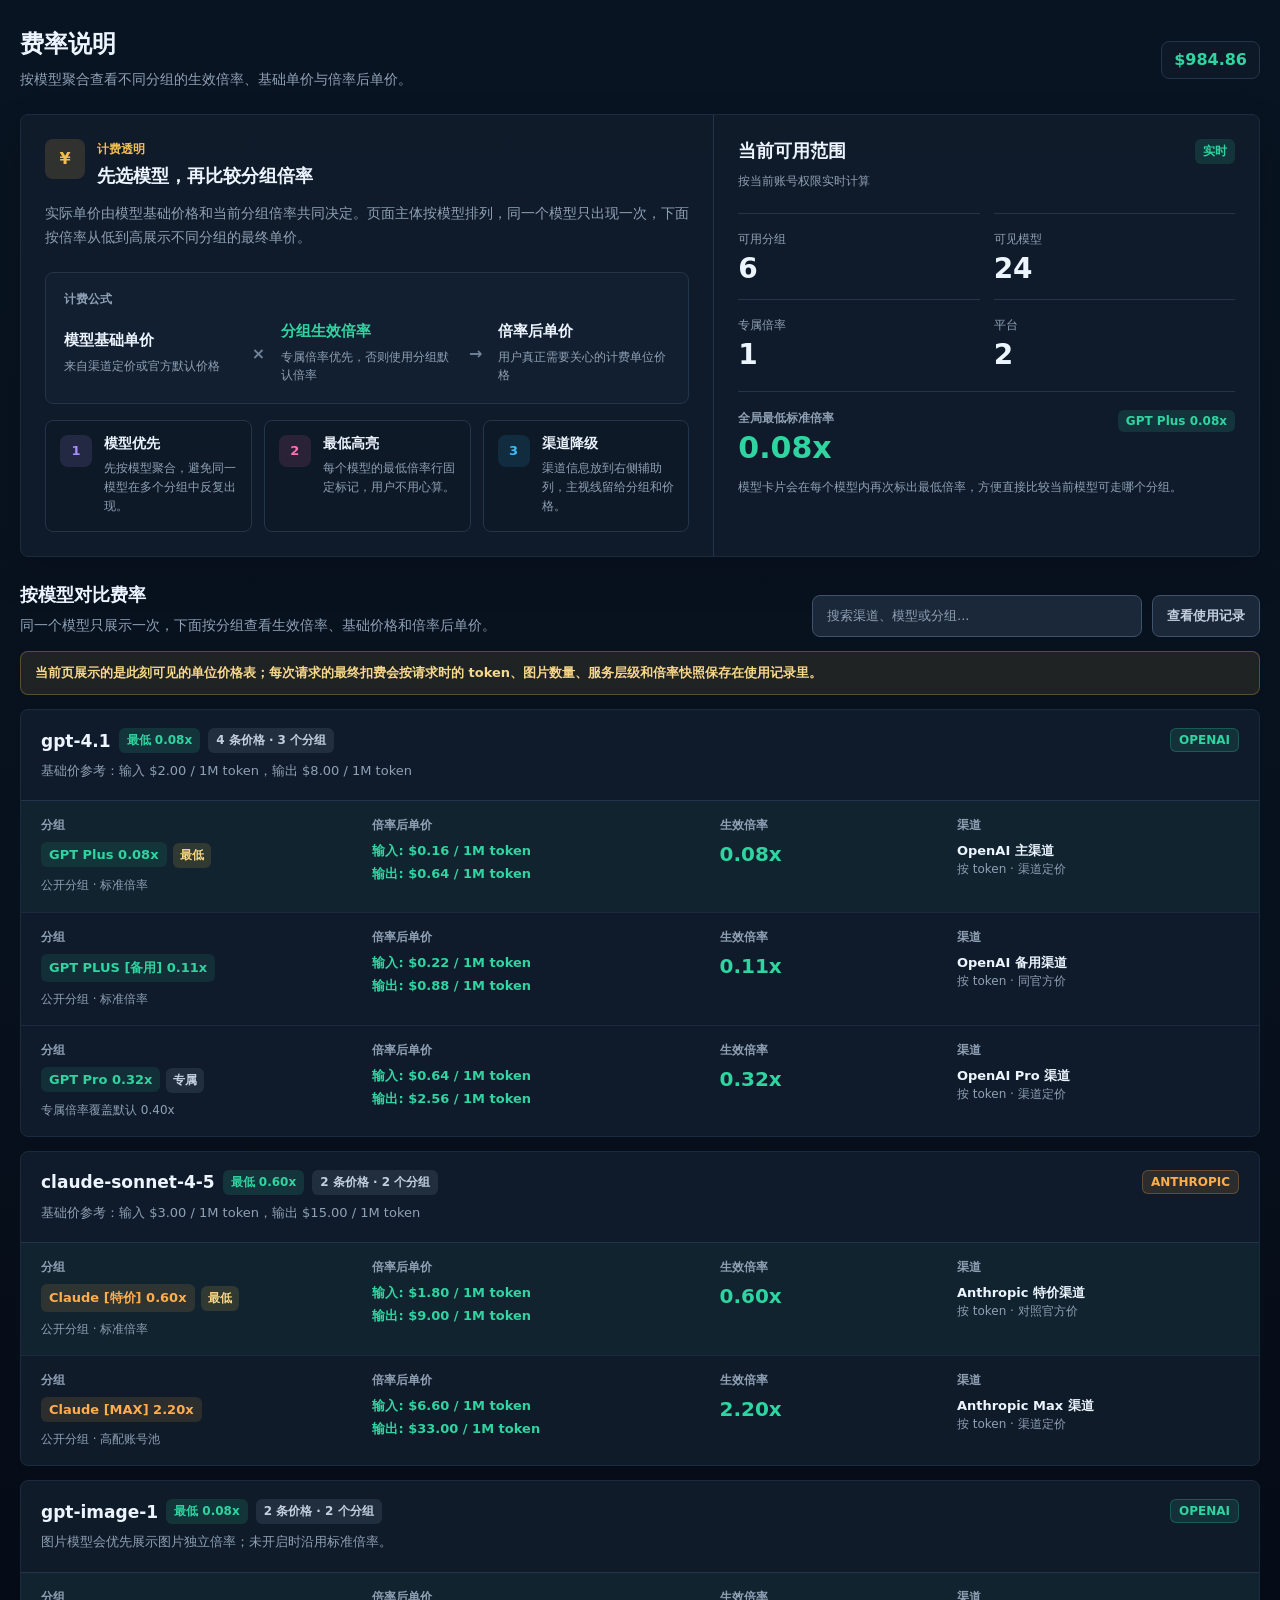
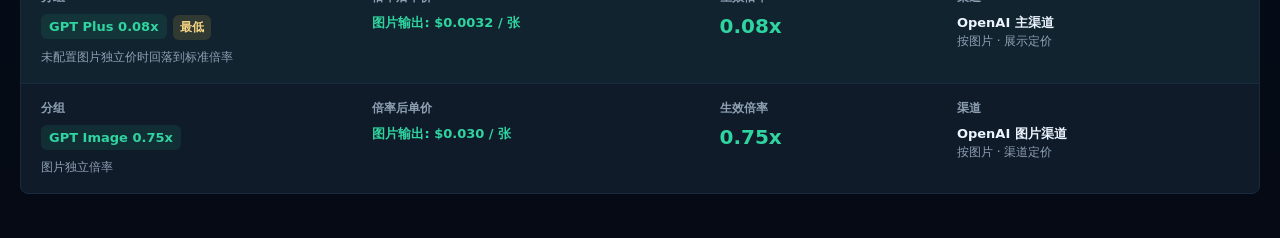
<file: billing-rates-layout-preview.html>
<!doctype html>
<html lang="zh-CN">
<head>
  <meta charset="utf-8" />
  <meta name="viewport" content="width=device-width, initial-scale=1" />
  <title>费率说明布局预览</title>
  <style>
    :root {
      color-scheme: dark;
      --bg: #07111e;
      --panel: #101c2b;
      --panel-2: #142233;
      --line: #243449;
      --line-soft: #1b2a3d;
      --text: #ecf4ff;
      --muted: #8fa0b5;
      --soft: #c2cfdd;
      --green: #30d4a0;
      --green-bg: rgba(48, 212, 160, .13);
      --amber: #f4bd50;
      --amber-bg: rgba(244, 189, 80, .14);
      --pink: #ff73b6;
      --pink-bg: rgba(255, 115, 182, .12);
      --violet: #a78bfa;
      --violet-bg: rgba(167, 139, 250, .14);
      --sky: #38bdf8;
      --sky-bg: rgba(56, 189, 248, .12);
      --radius: 8px;
      font-family: Inter, "PingFang SC", "Microsoft YaHei", system-ui, sans-serif;
    }

    * { box-sizing: border-box; }

    body {
      margin: 0;
      min-height: 100vh;
      background: linear-gradient(180deg, #091422 0%, var(--bg) 44%, #050a14 100%);
      color: var(--text);
    }

    .page {
      width: min(1480px, calc(100vw - 40px));
      margin: 0 auto;
      padding: 28px 0 44px;
    }

    .topbar, .section-head, .model-head, .rate-row {
      display: flex;
      gap: 18px;
    }

    .topbar {
      align-items: center;
      justify-content: space-between;
      margin-bottom: 22px;
    }

    h1, h2, h3, p { margin: 0; letter-spacing: 0; }
    h1 { font-size: 24px; }
    h2 { font-size: 18px; }
    h3 { font-size: 17px; }
    p { color: var(--muted); line-height: 1.7; }

    .title p { margin-top: 8px; font-size: 14px; }

    .balance {
      display: inline-flex;
      align-items: center;
      min-height: 38px;
      padding: 0 12px;
      border: 1px solid var(--line);
      border-radius: var(--radius);
      background: rgba(16, 28, 43, .78);
      color: var(--green);
      font-weight: 800;
    }

    .panel {
      border: 1px solid var(--line-soft);
      border-radius: var(--radius);
      background: rgba(16, 28, 43, .94);
      box-shadow: 0 18px 40px rgba(0, 0, 0, .18);
    }

    .explainer {
      display: grid;
      grid-template-columns: 1.12fr .88fr;
      overflow: hidden;
      margin-bottom: 26px;
    }

    .explainer-main, .aside { padding: 24px; }
    .explainer-main { border-right: 1px solid var(--line); }

    .lead {
      display: flex;
      align-items: flex-start;
      gap: 12px;
    }

    .icon {
      width: 40px;
      height: 40px;
      border-radius: var(--radius);
      display: grid;
      place-items: center;
      flex: 0 0 auto;
      font-weight: 900;
    }

    .icon.amber { color: var(--amber); background: var(--amber-bg); }
    .icon.violet { color: var(--violet); background: var(--violet-bg); }
    .icon.pink { color: var(--pink); background: var(--pink-bg); }
    .icon.sky { color: var(--sky); background: var(--sky-bg); }

    .eyebrow {
      margin-bottom: 5px;
      color: var(--amber);
      font-size: 12px;
      font-weight: 800;
      text-transform: uppercase;
    }

    .desc {
      margin-top: 14px;
      max-width: 760px;
      font-size: 14px;
    }

    .formula {
      margin-top: 22px;
      padding: 18px;
      border: 1px solid var(--line);
      border-radius: var(--radius);
      background: rgba(20, 34, 51, .72);
    }

    .label {
      color: var(--muted);
      font-size: 12px;
      font-weight: 800;
    }

    .formula-grid {
      display: grid;
      grid-template-columns: 1fr auto 1fr auto 1fr;
      align-items: center;
      gap: 16px;
      margin-top: 14px;
    }

    .formula-item strong {
      display: block;
      font-size: 15px;
    }

    .formula-item span {
      display: block;
      margin-top: 7px;
      color: var(--muted);
      font-size: 12px;
      line-height: 1.55;
    }

    .symbol {
      color: #738398;
      font-weight: 900;
    }

    .rules {
      display: grid;
      grid-template-columns: repeat(3, 1fr);
      gap: 12px;
      margin-top: 16px;
    }

    .rule {
      display: flex;
      gap: 12px;
      padding: 14px;
      border: 1px solid var(--line);
      border-radius: var(--radius);
      background: rgba(9, 20, 34, .35);
    }

    .rule .icon {
      width: 32px;
      height: 32px;
      font-size: 13px;
    }

    .rule b {
      display: block;
      margin-bottom: 6px;
      font-size: 14px;
    }

    .rule p {
      font-size: 12px;
      line-height: 1.6;
    }

    .aside-head {
      display: flex;
      align-items: flex-start;
      justify-content: space-between;
      gap: 12px;
    }

    .pill, .badge, .platform, .tag {
      display: inline-flex;
      align-items: center;
      white-space: nowrap;
      border-radius: 6px;
      font-size: 12px;
      font-weight: 800;
    }

    .pill {
      min-height: 24px;
      padding: 4px 8px;
      background: var(--green-bg);
      color: var(--green);
    }

    .stats {
      display: grid;
      grid-template-columns: repeat(2, 1fr);
      gap: 14px;
      margin-top: 22px;
    }

    .stat {
      padding-top: 14px;
      border-top: 1px solid var(--line);
    }

    .stat span {
      color: var(--muted);
      font-size: 12px;
    }

    .stat strong {
      display: block;
      margin-top: 4px;
      font-size: 28px;
    }

    .best-summary {
      margin-top: 20px;
      padding-top: 18px;
      border-top: 1px solid var(--line);
    }

    .best-row {
      display: flex;
      align-items: flex-start;
      justify-content: space-between;
      gap: 12px;
    }

    .rate {
      margin-top: 3px;
      color: var(--green);
      font-size: 30px;
      font-weight: 900;
    }

    .best-summary p {
      margin-top: 12px;
      font-size: 12px;
    }

    .section-head {
      align-items: flex-end;
      justify-content: space-between;
      margin-bottom: 14px;
    }

    .section-head p { margin-top: 7px; font-size: 14px; }

    .actions {
      display: flex;
      align-items: center;
      gap: 10px;
    }

    .search, .button {
      min-height: 42px;
      border: 1px solid #40516a;
      border-radius: var(--radius);
      background: #1b283a;
      color: var(--muted);
      display: flex;
      align-items: center;
      padding: 0 14px;
      font-size: 13px;
    }

    .search { width: 330px; }
    .button { color: var(--soft); font-weight: 800; }

    .notice {
      display: flex;
      align-items: flex-start;
      gap: 9px;
      margin-bottom: 14px;
      padding: 12px 14px;
      border: 1px solid rgba(244, 189, 80, .28);
      border-radius: var(--radius);
      background: rgba(244, 189, 80, .10);
      color: #f7d78a;
      font-size: 13px;
      font-weight: 700;
    }

    .model-stack {
      display: grid;
      gap: 14px;
    }

    .model-card {
      overflow: hidden;
      border: 1px solid var(--line-soft);
      border-radius: var(--radius);
      background: rgba(16, 28, 43, .94);
    }

    .model-head {
      align-items: flex-start;
      justify-content: space-between;
      padding: 18px 20px;
      border-bottom: 1px solid var(--line);
    }

    .model-title {
      display: flex;
      flex-wrap: wrap;
      align-items: center;
      gap: 8px;
    }

    .model-head p {
      margin-top: 7px;
      font-size: 13px;
    }

    .badge {
      padding: 4px 8px;
      background: rgba(143, 160, 181, .14);
      color: var(--soft);
    }

    .badge.good {
      background: var(--green-bg);
      color: var(--green);
    }

    .platform {
      padding: 4px 8px;
      text-transform: uppercase;
    }

    .openai {
      color: var(--green);
      background: rgba(48, 212, 160, .12);
      border: 1px solid rgba(48, 212, 160, .25);
    }

    .anthropic {
      color: #ffad4d;
      background: rgba(255, 173, 77, .12);
      border: 1px solid rgba(255, 173, 77, .25);
    }

    .rate-list {
      display: grid;
      gap: 0;
    }

    .rate-row {
      display: grid;
      grid-template-columns: minmax(230px, 1fr) minmax(230px, 1.05fr) minmax(160px, .7fr) minmax(210px, .9fr);
      align-items: start;
      padding: 16px 20px;
      border-bottom: 1px solid var(--line-soft);
    }

    .rate-row:last-child { border-bottom: 0; }
    .rate-row.best { background: rgba(48, 212, 160, .045); }

    .cell-label {
      margin-bottom: 8px;
      color: var(--muted);
      font-size: 12px;
      font-weight: 800;
    }

    .group-name {
      display: inline-flex;
      padding: 5px 8px;
      border-radius: 6px;
      background: rgba(48, 212, 160, .10);
      color: var(--green);
      font-size: 13px;
      font-weight: 900;
    }

    .group-name.anthropic {
      color: #ffad4d;
      background: rgba(255, 173, 77, .12);
      border: 0;
    }

    .tag {
      margin-left: 6px;
      padding: 4px 7px;
      background: rgba(143, 160, 181, .14);
      color: var(--soft);
    }

    .tag.best {
      background: var(--amber-bg);
      color: #f8d784;
    }

    .price-line {
      display: block;
      margin-bottom: 5px;
      color: var(--soft);
      font-size: 13px;
      white-space: nowrap;
    }

    .price-line.strong {
      color: var(--green);
      font-weight: 900;
    }

    .muted {
      color: var(--muted);
      font-size: 12px;
      line-height: 1.6;
    }

    .multiplier {
      color: var(--green);
      font-size: 20px;
      font-weight: 900;
    }

    .channel-name {
      color: var(--text);
      font-size: 13px;
      font-weight: 800;
    }

    @media (max-width: 1100px) {
      .explainer { grid-template-columns: 1fr; }
      .explainer-main { border-right: 0; border-bottom: 1px solid var(--line); }
      .rules { grid-template-columns: 1fr; }
      .rate-row { grid-template-columns: 1fr 1fr; }
    }

    @media (max-width: 720px) {
      .page { width: min(100vw - 24px, 1480px); padding-top: 18px; }
      .topbar, .section-head, .model-head, .actions { align-items: stretch; flex-direction: column; }
      .formula-grid, .rate-row { grid-template-columns: 1fr; }
      .symbol { display: none; }
      .search { width: 100%; }
    }
  </style>
</head>
<body>
  <main class="page">
    <header class="topbar">
      <div class="title">
        <h1>费率说明</h1>
        <p>按模型聚合查看不同分组的生效倍率、基础单价与倍率后单价。</p>
      </div>
      <div class="balance">$984.86</div>
    </header>

    <section class="panel explainer">
      <div class="explainer-main">
        <div class="lead">
          <div class="icon amber">¥</div>
          <div>
            <p class="eyebrow">计费透明</p>
            <h2>先选模型，再比较分组倍率</h2>
          </div>
        </div>
        <p class="desc">实际单价由模型基础价格和当前分组倍率共同决定。页面主体按模型排列，同一个模型只出现一次，下面按倍率从低到高展示不同分组的最终单价。</p>

        <div class="formula">
          <div class="label">计费公式</div>
          <div class="formula-grid">
            <div class="formula-item">
              <strong>模型基础单价</strong>
              <span>来自渠道定价或官方默认价格</span>
            </div>
            <div class="symbol">×</div>
            <div class="formula-item">
              <strong style="color:var(--green)">分组生效倍率</strong>
              <span>专属倍率优先，否则使用分组默认倍率</span>
            </div>
            <div class="symbol">→</div>
            <div class="formula-item">
              <strong>倍率后单价</strong>
              <span>用户真正需要关心的计费单位价格</span>
            </div>
          </div>
        </div>

        <div class="rules">
          <div class="rule">
            <div class="icon violet">1</div>
            <div><b>模型优先</b><p>先按模型聚合，避免同一模型在多个分组中反复出现。</p></div>
          </div>
          <div class="rule">
            <div class="icon pink">2</div>
            <div><b>最低高亮</b><p>每个模型的最低倍率行固定标记，用户不用心算。</p></div>
          </div>
          <div class="rule">
            <div class="icon sky">3</div>
            <div><b>渠道降级</b><p>渠道信息放到右侧辅助列，主视线留给分组和价格。</p></div>
          </div>
        </div>
      </div>

      <aside class="aside">
        <div class="aside-head">
          <div>
            <h2>当前可用范围</h2>
            <p style="margin-top:8px;font-size:12px;">按当前账号权限实时计算</p>
          </div>
          <span class="pill">实时</span>
        </div>
        <div class="stats">
          <div class="stat"><span>可用分组</span><strong>6</strong></div>
          <div class="stat"><span>可见模型</span><strong>24</strong></div>
          <div class="stat"><span>专属倍率</span><strong>1</strong></div>
          <div class="stat"><span>平台</span><strong>2</strong></div>
        </div>
        <div class="best-summary">
          <div class="best-row">
            <div>
              <div class="label">全局最低标准倍率</div>
              <div class="rate">0.08x</div>
            </div>
            <span class="badge good">GPT Plus 0.08x</span>
          </div>
          <p>模型卡片会在每个模型内再次标出最低倍率，方便直接比较当前模型可走哪个分组。</p>
        </div>
      </aside>
    </section>

    <section>
      <div class="section-head">
        <div>
          <h2>按模型对比费率</h2>
          <p>同一个模型只展示一次，下面按分组查看生效倍率、基础价格和倍率后单价。</p>
        </div>
        <div class="actions">
          <div class="search">搜索渠道、模型或分组...</div>
          <div class="button">查看使用记录</div>
        </div>
      </div>

      <div class="notice">当前页展示的是此刻可见的单位价格表；每次请求的最终扣费会按请求时的 token、图片数量、服务层级和倍率快照保存在使用记录里。</div>

      <div class="model-stack">
        <article class="model-card">
          <div class="model-head">
            <div>
              <div class="model-title">
                <h3>gpt-4.1</h3>
                <span class="badge good">最低 0.08x</span>
                <span class="badge">4 条价格 · 3 个分组</span>
              </div>
              <p>基础价参考：输入 $2.00 / 1M token，输出 $8.00 / 1M token</p>
            </div>
            <span class="platform openai">OPENAI</span>
          </div>
          <div class="rate-list">
            <div class="rate-row best">
              <div>
                <div class="cell-label">分组</div>
                <span class="group-name">GPT Plus 0.08x</span><span class="tag best">最低</span>
                <div class="muted" style="margin-top:8px;">公开分组 · 标准倍率</div>
              </div>
              <div>
                <div class="cell-label">倍率后单价</div>
                <span class="price-line strong">输入: $0.16 / 1M token</span>
                <span class="price-line strong">输出: $0.64 / 1M token</span>
              </div>
              <div>
                <div class="cell-label">生效倍率</div>
                <div class="multiplier">0.08x</div>
              </div>
              <div>
                <div class="cell-label">渠道</div>
                <div class="channel-name">OpenAI 主渠道</div>
                <div class="muted">按 token · 渠道定价</div>
              </div>
            </div>
            <div class="rate-row">
              <div>
                <div class="cell-label">分组</div>
                <span class="group-name">GPT PLUS [备用] 0.11x</span>
                <div class="muted" style="margin-top:8px;">公开分组 · 标准倍率</div>
              </div>
              <div>
                <div class="cell-label">倍率后单价</div>
                <span class="price-line strong">输入: $0.22 / 1M token</span>
                <span class="price-line strong">输出: $0.88 / 1M token</span>
              </div>
              <div>
                <div class="cell-label">生效倍率</div>
                <div class="multiplier">0.11x</div>
              </div>
              <div>
                <div class="cell-label">渠道</div>
                <div class="channel-name">OpenAI 备用渠道</div>
                <div class="muted">按 token · 同官方价</div>
              </div>
            </div>
            <div class="rate-row">
              <div>
                <div class="cell-label">分组</div>
                <span class="group-name">GPT Pro 0.32x</span><span class="tag">专属</span>
                <div class="muted" style="margin-top:8px;">专属倍率覆盖默认 0.40x</div>
              </div>
              <div>
                <div class="cell-label">倍率后单价</div>
                <span class="price-line strong">输入: $0.64 / 1M token</span>
                <span class="price-line strong">输出: $2.56 / 1M token</span>
              </div>
              <div>
                <div class="cell-label">生效倍率</div>
                <div class="multiplier">0.32x</div>
              </div>
              <div>
                <div class="cell-label">渠道</div>
                <div class="channel-name">OpenAI Pro 渠道</div>
                <div class="muted">按 token · 渠道定价</div>
              </div>
            </div>
          </div>
        </article>

        <article class="model-card">
          <div class="model-head">
            <div>
              <div class="model-title">
                <h3>claude-sonnet-4-5</h3>
                <span class="badge good">最低 0.60x</span>
                <span class="badge">2 条价格 · 2 个分组</span>
              </div>
              <p>基础价参考：输入 $3.00 / 1M token，输出 $15.00 / 1M token</p>
            </div>
            <span class="platform anthropic">ANTHROPIC</span>
          </div>
          <div class="rate-list">
            <div class="rate-row best">
              <div>
                <div class="cell-label">分组</div>
                <span class="group-name anthropic">Claude [特价] 0.60x</span><span class="tag best">最低</span>
                <div class="muted" style="margin-top:8px;">公开分组 · 标准倍率</div>
              </div>
              <div>
                <div class="cell-label">倍率后单价</div>
                <span class="price-line strong">输入: $1.80 / 1M token</span>
                <span class="price-line strong">输出: $9.00 / 1M token</span>
              </div>
              <div>
                <div class="cell-label">生效倍率</div>
                <div class="multiplier">0.60x</div>
              </div>
              <div>
                <div class="cell-label">渠道</div>
                <div class="channel-name">Anthropic 特价渠道</div>
                <div class="muted">按 token · 对照官方价</div>
              </div>
            </div>
            <div class="rate-row">
              <div>
                <div class="cell-label">分组</div>
                <span class="group-name anthropic">Claude [MAX] 2.20x</span>
                <div class="muted" style="margin-top:8px;">公开分组 · 高配账号池</div>
              </div>
              <div>
                <div class="cell-label">倍率后单价</div>
                <span class="price-line strong">输入: $6.60 / 1M token</span>
                <span class="price-line strong">输出: $33.00 / 1M token</span>
              </div>
              <div>
                <div class="cell-label">生效倍率</div>
                <div class="multiplier">2.20x</div>
              </div>
              <div>
                <div class="cell-label">渠道</div>
                <div class="channel-name">Anthropic Max 渠道</div>
                <div class="muted">按 token · 渠道定价</div>
              </div>
            </div>
          </div>
        </article>

        <article class="model-card">
          <div class="model-head">
            <div>
              <div class="model-title">
                <h3>gpt-image-1</h3>
                <span class="badge good">最低 0.08x</span>
                <span class="badge">2 条价格 · 2 个分组</span>
              </div>
              <p>图片模型会优先展示图片独立倍率；未开启时沿用标准倍率。</p>
            </div>
            <span class="platform openai">OPENAI</span>
          </div>
          <div class="rate-list">
            <div class="rate-row best">
              <div>
                <div class="cell-label">分组</div>
                <span class="group-name">GPT Plus 0.08x</span><span class="tag best">最低</span>
                <div class="muted" style="margin-top:8px;">未配置图片独立价时回落到标准倍率</div>
              </div>
              <div>
                <div class="cell-label">倍率后单价</div>
                <span class="price-line strong">图片输出: $0.0032 / 张</span>
              </div>
              <div>
                <div class="cell-label">生效倍率</div>
                <div class="multiplier">0.08x</div>
              </div>
              <div>
                <div class="cell-label">渠道</div>
                <div class="channel-name">OpenAI 主渠道</div>
                <div class="muted">按图片 · 展示定价</div>
              </div>
            </div>
            <div class="rate-row">
              <div>
                <div class="cell-label">分组</div>
                <span class="group-name">GPT Image 0.75x</span>
                <div class="muted" style="margin-top:8px;">图片独立倍率</div>
              </div>
              <div>
                <div class="cell-label">倍率后单价</div>
                <span class="price-line strong">图片输出: $0.030 / 张</span>
              </div>
              <div>
                <div class="cell-label">生效倍率</div>
                <div class="multiplier">0.75x</div>
              </div>
              <div>
                <div class="cell-label">渠道</div>
                <div class="channel-name">OpenAI 图片渠道</div>
                <div class="muted">按图片 · 渠道定价</div>
              </div>
            </div>
          </div>
        </article>
      </div>
    </section>
  </main>
</body>
</html>
</file>
